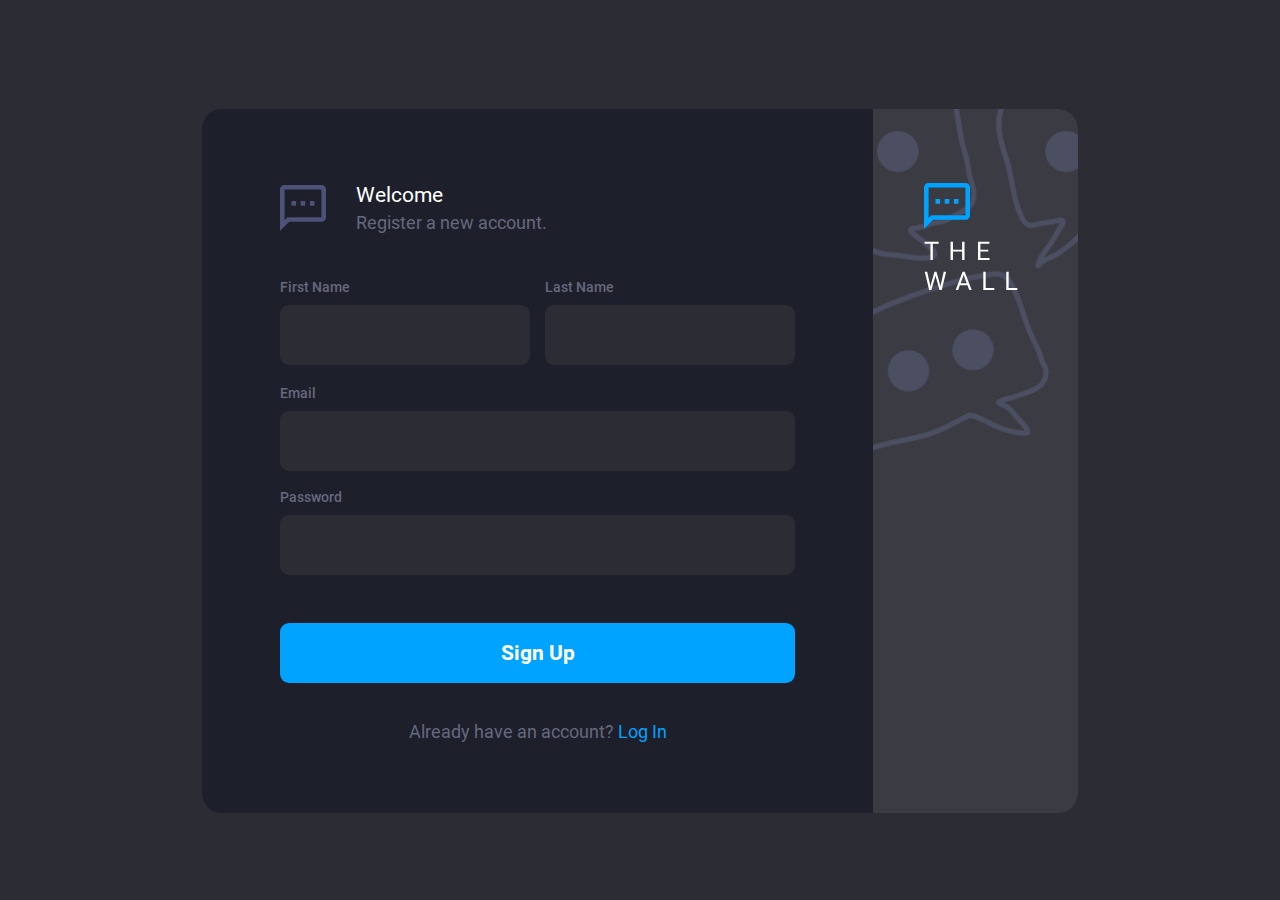
<file: index.html>
<!DOCTYPE html>
<html lang="en">
<head>
    <meta charset="UTF-8">
    <meta http-equiv="X-UA-Compatible" content="IE=edge">
    <meta name="viewport" content="width=device-width, initial-scale=1.0">
    <title>Document</title>
</head>
<body>
    <script>
        document.addEventListener("DOMContentLoaded", () => {
            location.href = "./views/index.html";
        });
    </script>
</body>
</html>
</file>
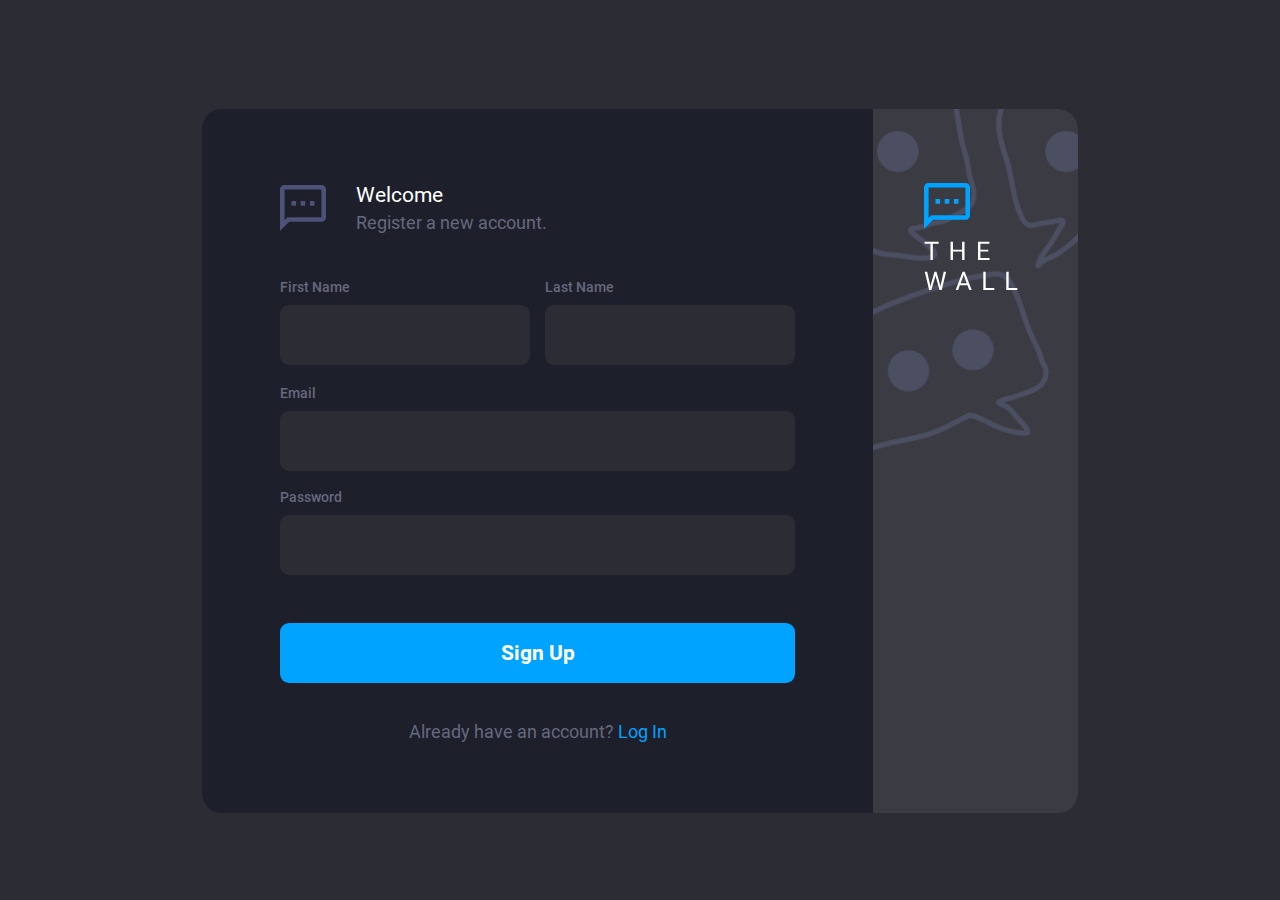
<file: views/index.html>
<!DOCTYPE html>
<html lang="en">
<head>
    <meta charset="UTF-8">
    <meta http-equiv="X-UA-Compatible" content="IE=edge">
    <meta name="viewport" content="width=device-width, initial-scale=1.0">
    <meta name="author" content="Harold Nocos">
    <meta name="description" content="The Wall is a fun place to keep up: with what's going on around places, with your friends and acquaintances, with interesting stories, and thoughts of yourself and the community.">
    <title>The Wall | Access Page</title>
    <link rel="shortcut icon" href="../assets/images/favicon.ico" type="image/x-icon">
    <link rel="stylesheet" href="../assets/css/global.css">
    <link rel="stylesheet" href="../assets/css/index.css">
</head>
<body>
    <div class="container" id="sign_up">
        <div class="form_container">
            <div class="form_header">
                <img src="../assets/images/the_wall_icon.svg" alt="The Wall Icon">
                <h1>Welcome
                    <span>Register a new account.</span>
                </h1>
            </div>
            <form action="../views/timeline.html" id="sign_up_form" class="form" method="post">
                <div class="col_2">
                    <label for="first_name">First Name
                        <input type="text" name="first_name" id="first_name" class="form_input_field">
                    </label>
                    <label for="last_name">Last Name
                        <input type="text" name="last_name" id="last_name" class="form_input_field">
                    </label>
                </div>
                <label for="signup_email" class="row">Email
                    <input type="text" class="form_input_field" id="signup_email" name="signup_email">
                </label>
                <label for="signup_password" class="row">Password
                    <input type="password" class="form_input_field" id="signup_password" name="signup_password">
                </label>
                <button class="form_btn" type="submit">Sign Up</button>
                <p class="access_text">Already have an account? <a id="show_signin" class="select_access_btn" href="#">Log In</a></p>
            </form>
        </div>
        <div class="banner_container">
            <img src="../assets/images/the_wall_big_logo.svg" alt="The Wall Big Logo">
        </div>
    </div>
    <div class="container hidden" id="sign_in">
        <div class="form_container">
            <div class="form_header">
                <img src="../assets/images/the_wall_icon.svg" alt="The Wall Icon">
                <h1>Welcome
                    <span>Log in your account.</span>
                </h1>
            </div>
            <form action="../views/timeline.html" id="sign_in_form" class="form" method="post">
                <label for="email" class="row">Email
                    <input type="text" class="form_input_field" id="email" name="email">
                </label>
                <label for="password" class="row">Password
                    <input type="password" class="form_input_field" id="password" name="password">
                </label>
                <button class="form_btn" type="submit">Sign In</button>
                <p class="access_text">Don't have an account? <a id="show_signup" class="select_access_btn" href="#">Sign Up</a></p>
            </form>
        </div>
        <div class="banner_container">
            <img src="../assets/images/the_wall_big_logo.svg" alt="The Wall Big Logo">
        </div>
    </div>
    <script src="../assets/js/index.js"></script>
</body>
</html>
</file>
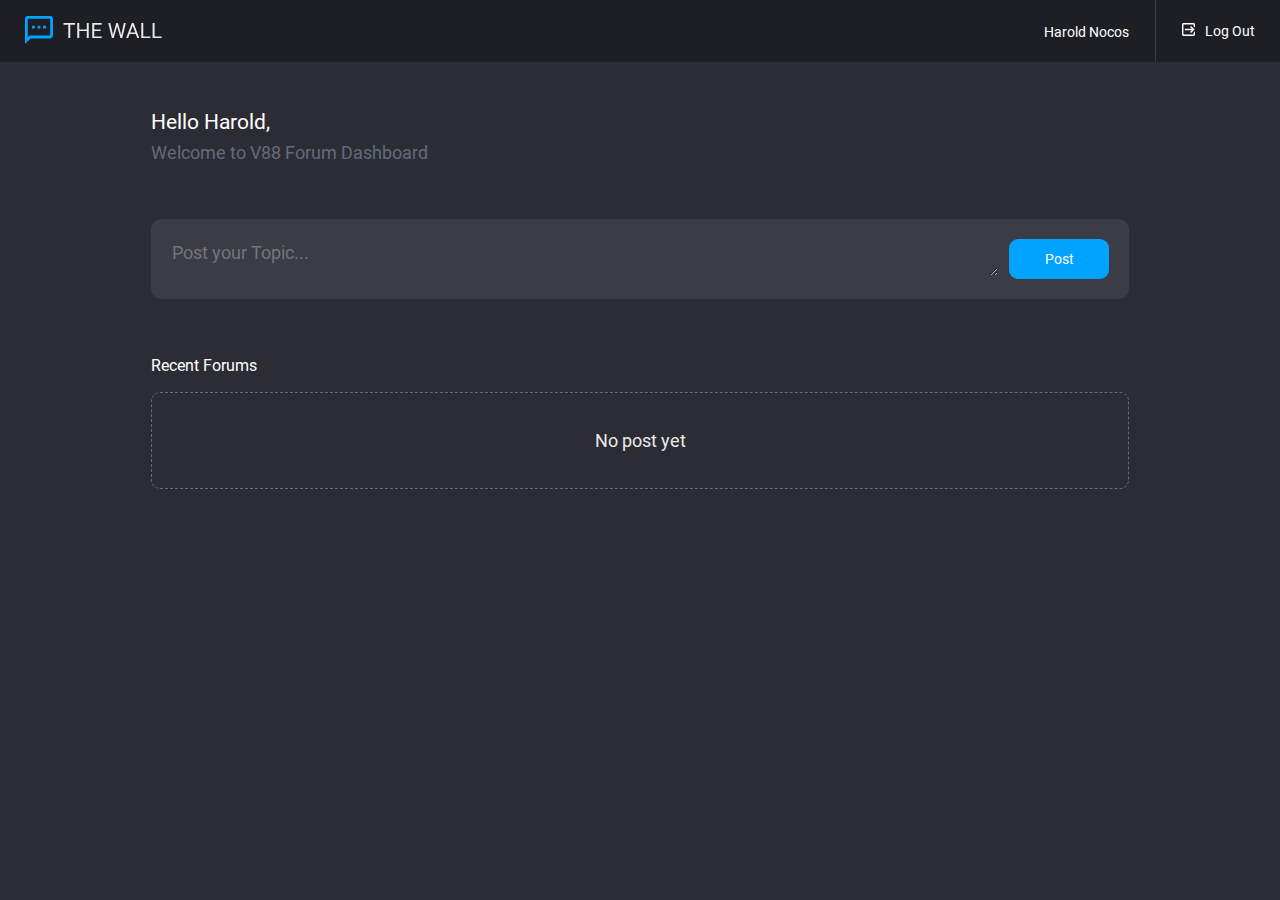
<file: views/timeline.html>
<!DOCTYPE html>
<html lang="en">
<head>
    <meta charset="UTF-8">
    <meta http-equiv="X-UA-Compatible" content="IE=edge">
    <meta name="viewport" content="width=device-width, initial-scale=1.0">
    <meta name="author" content="Harold Nocos">
    <meta name="description" content="The Wall is a fun place to keep up: with what's going on around places, with your friends and acquaintances, with interesting stories, and thoughts of yourself and the community.">
    <title>The Wall | Timeline Page</title>
    <link rel="shortcut icon" href="../assets/images/favicon.ico" type="image/x-icon">
    <link rel="stylesheet" href="../assets/css/global.css">
    <link rel="stylesheet" href="../assets/css/timeline.css">
</head>
<body>
    <nav>
        <a href="index.html" id="the_wall_logo"><img src="../assets/images/the_wall_small_logo.svg" alt="The Wall Logo"></a>
        <span class="flex_space"></span>
        <span id="profile_name">Harold Nocos</span>
        <a href="index.html" id="log_out_btn">Log Out</a>
    </nav>
    <main>
        <div class="greet_container">
            <h1>Hello Harold,
                <span>Welcome to V88 Forum Dashboard</span>
            </h1>
        </div>
        <div class="post_container editor">
            <form action="./timeline.html" id="post_form" method="post">
                <textarea name="post_text_field" id="post_text_field" placeholder="Post your Topic..."></textarea>
                <button type="submit" class="post_btn">Post</button>
            </form>
        </div>
        <p id="title">Recent Forums</p>
        <div id="forum_container">
            <div id="no_post">
                <p>No post yet</p>
            </div>
            <div class="topic_container hidden">
                <div class="topic_block">
                    <p class="topic_text">Lorem ipsum dolor, sit amet consectetur adipisicing elit.</p>
                    <div class="topic_details_action_container details_btn">
                        <div class="topic_details">Harold Nocos (few seconds ago) | 0 Responses</div>
                        <div class="topic_action_btn action_btn">
                            <button type="button" class="edit_topic_btn edit_btn"></button>
                            <div class="delete_btn_container">
                                <button type="button" class="delete_topic_btn delete_btn"></button>
                                <p class="confirm_text">Confirm Delete?
                                    <button type="button" class="confirm_btn no_btn">No</button>
                                    <button type="button" class="confirm_btn topic_yes_btn">Yes</button>
                                </p>
                            </div>
                        </div>
                    </div>
                </div>
                <div class="edit_topic_container editor hidden">
                    <form action="./timeline.html" class="edit_topic_container_form" method="post">
                        <textarea name="edit_topic_container_field" class="edit_topic_container_field"></textarea>
                        <button type="submit">Save</button>
                    </form>
                </div>
                <div class="create_response_container editor">
                    <form action="./timeline.html" class="create_response_form" method="post">
                        <textarea name="create-response_field" class="create_response_field"
                            placeholder="Post your Topic..."></textarea>
                        <button type="submit" class="btn_comment">Comment</button>
                    </form>
                </div>
                <div class="response_container">
                    <div class="response_wrapper hidden">
                        <div class="response_block">
                            <p class="response_text">Lorem ipsum dolor, sit amet consectetur adipisicing elit.</p>
                            <div class="topic_details_action_container details_btn">
                                <p class="response_details">Harold Nocos (few seconds ago)</p>
                                <div class="response_action_btn action_btn">
                                    <button type="button" class="edit_response_btn edit_btn"></button>
                                    <div class="delete_btn_container">
                                        <button type="button" class="delete_response_btn delete_btn"></button>
                                        <p class="confirm_text">Confirm Delete?
                                            <button type="button" class="confirm_btn no_btn">No</button>
                                            <button type="button" class="confirm_btn response_yes_btn">Yes</button>
                                        </p>
                                    </div>
                                </div>
                            </div>
                        </div>
                        <div class="edit_response_container editor hidden">
                            <form action="./timeline.html" class="edit_response_form editor" method="post">
                                <textarea name="edit_response_field" class="edit_response_field" placeholder="Post your Topic..."></textarea>
                                <button type="submit" class="save_response_btn">Save</button>
                            </form>
                        </div>
                    </div>
                </div>
            </div>
            
        </div>
    </main>
    <script src="../assets/js/timeline.js"></script>
</body>
</html>
</file>
<file: assets/css/global.css>
* {
  box-sizing: border-box;
  margin: 0;
  padding: 0;
}
@font-face {
  font-family: 'Roboto-Regular';
  src: url('../fonts/Roboto-Regular.ttf');
}
@font-face {
  font-family: 'Roboto-Italic';
  src: url('../fonts/Roboto-Italic.ttf');
}
@font-face {
  font-family: 'Roboto-Medium';
  src: url('../fonts/Roboto-Medium.ttf');
}
@font-face {
  font-family: 'Roboto-Bold';
  src: url('../fonts/Roboto-Bold.ttf');
}
body {
  background-color: #2C2D34;
}
a {
  transition: all 0.21s ease-in-out;
}
a:hover {
  opacity: 0.8;
}
input:-webkit-autofill,
input:-webkit-autofill:hover,
input:-webkit-autofill:focus {
  -webkit-box-shadow: 0 0 0 40rem #2C2D34 inset;
  -webkit-text-fill-color: #FFF !important;
  border: 1px solid #00A3FF;
  transition: background-color 5000s ease-in-out 0s;
}
</file>
<file: assets/css/index.css>
* {
  box-sizing: border-box;
  margin: 0;
  padding: 0;
}
@font-face {
  font-family: 'Roboto-Regular';
  src: url('../fonts/Roboto-Regular.ttf');
}
@font-face {
  font-family: 'Roboto-Italic';
  src: url('../fonts/Roboto-Italic.ttf');
}
@font-face {
  font-family: 'Roboto-Medium';
  src: url('../fonts/Roboto-Medium.ttf');
}
@font-face {
  font-family: 'Roboto-Bold';
  src: url('../fonts/Roboto-Bold.ttf');
}
body {
  background-color: #2C2D34;
}
a {
  transition: all 0.21s ease-in-out;
}
a:hover {
  opacity: 0.8;
}
input:-webkit-autofill,
input:-webkit-autofill:hover,
input:-webkit-autofill:focus {
  -webkit-box-shadow: 0 0 0 40rem #2C2D34 inset;
  -webkit-text-fill-color: #FFF !important;
  border: 1px solid #00A3FF;
  transition: background-color 5000s ease-in-out 0s;
}
body {
  min-width: 375px;
  padding: 35px;
}
.container {
  background-color: #1D1F2B;
  border-radius: 20px;
  column-gap: 78px;
  display: flex;
  margin: 74px auto 0;
  max-width: 876px;
  padding: 74px 0 71px 78px;
  position: relative;
}
.container.hidden {
  display: none;
}
.container .form_header {
  display: flex;
  margin-bottom: 46px;
}
.container .form_header img {
  margin-right: 30px;
}
.container .form_header h1 {
  color: #FFF;
  font: 21px/25px 'Roboto-Regular', tahoma, verdana, arial, sans-serif;
}
.container .form_header span {
  color: #65697D;
  display: block;
  font: 18px/21px 'Roboto-Regular', tahoma, verdana, arial, sans-serif;
  margin-top: 4px;
}
.container label {
  color: #65697D;
  font: 14px/16px 'Roboto-Medium', tahoma, verdana, arial, sans-serif;
}
.container .col_2 {
  display: flex;
  gap: 15px;
  margin-bottom: 20px;
}
.container .col_2 label {
  width: 50%;
}
.container .row {
  display: block;
  margin-bottom: 18px;
}
.container .form_input_field {
  background-color: #2C2D34;
  border-radius: 9px;
  border: none;
  color: #FFF;
  display: block;
  font: 16px/16px 'Roboto-Regular', tahoma, verdana, arial, sans-serif;
  height: 60px;
  margin-top: 10px;
  padding: 24px 20px;
  width: 100%;
}
.container .form_input_field:focus,
.container .form_input_field:focus-visible {
  border: 1px solid #00A3FF !important;
  outline: none;
}
.container .form_input_field.input_error {
  border: 1px solid #EB5757;
}
.container .form_btn {
  background-color: #00A3FF;
  border-radius: 9px;
  border: none;
  color: #FFF;
  cursor: pointer;
  font: 21px/25px 'Roboto-Bold', tahoma, verdana, arial, sans-serif;
  height: 60px;
  margin: 30px 0 38px;
  outline: none;
  transition: all 0.21s ease-in-out;
  width: 100%;
}
.container .form_btn:hover {
  opacity: 0.8;
}
.container .access_text {
  color: #65697D;
  font: 18px/21px 'Roboto-Regular', tahoma, verdana, arial, sans-serif;
  text-align: center;
}
.container .access_text a {
  color: #00A3FF;
  text-decoration: none;
}
.container .form_container {
  width: calc(100% - 283px);
}
.container .banner_container {
  background: url("../images/the_wall_banner.png") no-repeat;
  background-color: #3B3C43;
  background-size: cover;
  border-radius: 0 20px 20px 0;
  height: 100%;
  position: absolute;
  right: 0;
  top: 0;
  width: 205px;
}
.container .banner_container img {
  margin: 74px 0 0 51px;
}
@media only screen and (max-width: 768px) {
  .container {
    padding-right: 78px;
  }
  .container .col_2 {
    display: block;
  }
  .container .col_2 #first_name {
    margin-bottom: 12px;
  }
  .container .form_container {
    width: 100%;
  }
  .container .banner_container {
    display: none;
  }
}
@media only screen and (max-width: 640px) {
  body {
    padding: 26px;
  }
  .container {
    display: block;
    margin-top: 0;
    padding: 26px;
  }
  .container .access_text a {
    display: block;
  }
}
</file>
<file: assets/css/timeline.css>
* {
  box-sizing: border-box;
  margin: 0;
  padding: 0;
}
@font-face {
  font-family: 'Roboto-Regular';
  src: url('../fonts/Roboto-Regular.ttf');
}
@font-face {
  font-family: 'Roboto-Italic';
  src: url('../fonts/Roboto-Italic.ttf');
}
@font-face {
  font-family: 'Roboto-Medium';
  src: url('../fonts/Roboto-Medium.ttf');
}
@font-face {
  font-family: 'Roboto-Bold';
  src: url('../fonts/Roboto-Bold.ttf');
}
body {
  background-color: #2C2D34;
}
a {
  transition: all 0.21s ease-in-out;
}
a:hover {
  opacity: 0.8;
}
input:-webkit-autofill,
input:-webkit-autofill:hover,
input:-webkit-autofill:focus {
  -webkit-box-shadow: 0 0 0 40rem #2C2D34 inset;
  -webkit-text-fill-color: #FFF !important;
  border: 1px solid #00A3FF;
  transition: background-color 5000s ease-in-out 0s;
}
body {
  min-width: 375px;
}
nav {
  align-items: center;
  background-color: #1E1F25;
  color: #FFF;
  display: flex;
  font: 14px/16px 'Roboto-Regular', tahoma, verdana, arial, sans-serif;
  height: 62px;
  justify-content: space-between;
  padding: 0 25px;
}
nav .flex_space {
  flex: 1;
}
nav #profile_name {
  border-right: 1px solid #3A3C46;
  height: 100%;
  padding: 24px 26px;
}
nav #log_out_btn {
  color: #FFF;
  padding-left: 26px;
  text-decoration: none;
}
nav #log_out_btn::before {
  background: url("../images/the_wall_sprite_icon.svg") no-repeat -84px 0;
  content: "";
  display: inline-block;
  height: 13px;
  margin-right: 10px;
  vertical-align: top;
  width: 13px;
}
main {
  max-width: 978px;
  margin: 48px auto 0;
}
main .greet_container {
  margin-bottom: 56px;
}
main .greet_container h1 {
  color: #FFF;
  font: 21px/25px 'Roboto-Regular', tahoma, verdana, arial, sans-serif;
}
main .greet_container h1 span {
  color: #65697D;
  display: block;
  font: 18px/21px 'Roboto-Regular', tahoma, verdana, arial, sans-serif;
  margin-top: 7px;
}
main .post_container #post_form {
  margin-bottom: 57px;
}
main .editor {
  background-color: #3A3C46;
  border-radius: 10px;
}
main .editor form {
  align-items: center;
  border-radius: 10px;
  border: 1px solid transparent;
  display: flex;
  gap: 10px;
  justify-content: space-between;
  margin-bottom: 60px;
  min-height: 80px;
  padding: 0 19px;
}
main .editor form.active {
  border: 1px solid #00A3FF;
}
main .editor form.input_error {
  border: 1px solid #EB5757;
}
main .editor form textarea {
  background-color: #3A3C46;
  border: 1px solid transparent;
  color: #FFF;
  font: 18px/25px 'Roboto-Regular', tahoma, verdana, arial, sans-serif;
  height: 38px;
  margin: 9px 0 11px;
  max-height: 500px;
  min-height: 38px;
  outline: none;
  padding-right: 20px;
  position: relative;
  resize: vertical;
  width: 100%;
}
main .editor form button {
  background-color: #00A3FF;
  border-radius: 9px;
  border: none;
  color: #FFF;
  cursor: pointer;
  font: 14px/40px 'Roboto-Regular', tahoma, verdana, arial, sans-serif;
  min-width: 100px;
  transition: all 0.21s ease-in-out;
}
main .editor form button:hover {
  background-color: #0B54C1;
}
main .edit_topic_container.editor form {
  margin-bottom: 30px;
}
main #title {
  color: #FFF;
  font: 16px/19px 'Roboto-Regular', tahoma, verdana, arial, sans-serif;
  margin-bottom: 17px;
}
main #no_post {
  border-radius: 9px;
  background-color: transparent;
  border: 1px dashed #6D6E75;
  font: 18px/19px 'Roboto-Regular', tahoma, verdana, arial, sans-serif;
  color: #EAEAEB;
  text-align: center;
  padding: 38px 0;
}
main #forum_container .topic_container {
  background-color: #1E1F25;
  border-radius: 10px;
  margin-bottom: 30px;
  padding: 24px 30px 30px;
  position: relative;
}
main #forum_container .topic_container .topic_block .delete_container {
  align-items: center;
  display: flex;
}
main #forum_container .topic_container .topic_block .delete_container.active .delete_topic_btn {
  pointer-events: none;
}
main #forum_container .topic_container .topic_block .delete_container.active .confirm_text {
  display: flex;
}
main #forum_container .topic_container .topic_block .delete_container .confirm_text {
  display: none;
}
main #forum_container .topic_container .topic_text {
  color: #FFF;
  font: 16px/25px 'Roboto-Italic', tahoma, verdana, arial, sans-serif;
  margin-bottom: 5px;
  overflow: hidden;
  text-overflow: ellipsis;
  width: calc(100% - 102px);
}
main #forum_container .topic_container .topic_block .details_btn,
main #forum_container .topic_container .response_block .details_btn {
  align-items: center;
  display: flex;
  justify-content: space-between;
  margin-bottom: 25px;
}
main #forum_container .topic_container .topic_block .details_btn .topic_details,
main #forum_container .topic_container .response_block .details_btn .topic_details,
main #forum_container .topic_container .topic_block .details_btn .response_details,
main #forum_container .topic_container .response_block .details_btn .response_details {
  align-items: center;
  color: #9595E9;
  display: flex;
  font: 14px/16px 'Roboto-Regular', tahoma, verdana, arial, sans-serif;
  justify-content: space-between;
}
main #forum_container .topic_container .topic_block:hover .action_btn,
main #forum_container .topic_container .response_block:hover .action_btn {
  opacity: 1;
  pointer-events: all;
  transition: all 0.21s ease-in-out;
}
main #forum_container .topic_container .topic_block .action_btn,
main #forum_container .topic_container .response_block .action_btn {
  align-items: center;
  display: flex;
  gap: 6px;
  opacity: 0;
  pointer-events: none;
}
main #forum_container .topic_container .topic_block .action_btn .edit_btn,
main #forum_container .topic_container .response_block .action_btn .edit_btn {
  background-color: #32333C;
  border-radius: 4px;
  border: 1px solid #606066;
  cursor: pointer;
  height: 29px;
  transition: all 0.21s ease-in-out;
  width: 29px;
}
main #forum_container .topic_container .topic_block .action_btn .edit_btn::after,
main #forum_container .topic_container .response_block .action_btn .edit_btn::after {
  background-position: 0 0;
  background: url("../images/the_wall_sprite_icon.svg") no-repeat;
  content: "";
  display: inline-block;
  height: 12px;
  width: 12px;
}
main #forum_container .topic_container .topic_block .action_btn .edit_btn:hover,
main #forum_container .topic_container .response_block .action_btn .edit_btn:hover {
  background-color: #FFF;
  border: 1px solid #FFF;
}
main #forum_container .topic_container .topic_block .action_btn .delete_btn_container,
main #forum_container .topic_container .response_block .action_btn .delete_btn_container {
  align-items: center;
  background-color: #32333C;
  border-radius: 4px;
  border: 1px solid #606066;
  display: flex;
}
main #forum_container .topic_container .topic_block .action_btn .delete_btn_container .delete_btn,
main #forum_container .topic_container .response_block .action_btn .delete_btn_container .delete_btn {
  background-color: #32333C;
  border-radius: 4px;
  border: none;
  cursor: pointer;
  height: 27px;
  outline: none;
  transition: all 0.21s ease-in-out;
  width: 28px;
}
main #forum_container .topic_container .topic_block .action_btn .delete_btn_container .delete_btn::after,
main #forum_container .topic_container .response_block .action_btn .delete_btn_container .delete_btn::after {
  background: url("../images/the_wall_sprite_icon.svg") no-repeat -21px 0;
  content: "";
  display: inline-block;
  height: 12px;
  width: 12px;
}
main #forum_container .topic_container .topic_block .action_btn .delete_btn_container .delete_btn:hover,
main #forum_container .topic_container .response_block .action_btn .delete_btn_container .delete_btn:hover {
  background-color: #FFF;
  border: 1px solid #FFF;
}
main #forum_container .topic_container .topic_block .action_btn .delete_btn_container .confirm_text,
main #forum_container .topic_container .response_block .action_btn .delete_btn_container .confirm_text {
  color: #FFF;
  display: none;
  font: 10px/12px 'Roboto-Medium', tahoma, verdana, arial, sans-serif;
  gap: 8px;
  margin: 0 8px;
}
main #forum_container .topic_container .topic_block .action_btn .delete_btn_container .confirm_text .confirm_btn,
main #forum_container .topic_container .response_block .action_btn .delete_btn_container .confirm_text .confirm_btn {
  background-color: transparent;
  border: none;
  cursor: pointer;
  font: 10px/12px 'Roboto-Medium', tahoma, verdana, arial, sans-serif;
  transition: all 0.21s ease-in-out;
}
main #forum_container .topic_container .topic_block .action_btn .delete_btn_container .confirm_text .confirm_btn:hover,
main #forum_container .topic_container .response_block .action_btn .delete_btn_container .confirm_text .confirm_btn:hover {
  opacity: 0.8;
}
main #forum_container .topic_container .topic_block .action_btn .delete_btn_container .confirm_text .no_btn,
main #forum_container .topic_container .response_block .action_btn .delete_btn_container .confirm_text .no_btn {
  color: #65697D;
}
main #forum_container .topic_container .topic_block .action_btn .delete_btn_container .confirm_text .topic_yes_btn,
main #forum_container .topic_container .response_block .action_btn .delete_btn_container .confirm_text .topic_yes_btn,
main #forum_container .topic_container .topic_block .action_btn .delete_btn_container .confirm_text .response_yes_btn,
main #forum_container .topic_container .response_block .action_btn .delete_btn_container .confirm_text .response_yes_btn {
  color: #A3A3FF;
}
main #forum_container .topic_container .topic_block .action_btn .delete_btn_container.active .delete_btn,
main #forum_container .topic_container .response_block .action_btn .delete_btn_container.active .delete_btn {
  border-radius: 0;
  border-right: 1px solid #606066;
  pointer-events: none;
}
main #forum_container .topic_container .topic_block .action_btn .delete_btn_container.active .confirm_text,
main #forum_container .topic_container .response_block .action_btn .delete_btn_container.active .confirm_text {
  display: flex !important;
}
main #forum_container .topic_container .topic_block .response_text,
main #forum_container .topic_container .response_block .response_text {
  color: #888A95;
  font: 16px/25px 'Roboto-Italic', tahoma, verdana, arial, sans-serif;
  margin-bottom: 5px;
  overflow: hidden;
  text-overflow: ellipsis;
  width: calc(100% - 102px);
}
main #forum_container .topic_container .response_wrapper .response_block {
  margin-top: 30px;
}
main #forum_container .topic_container .response_wrapper .response_block .delete_container {
  display: flex;
  align-items: center;
}
main #forum_container .topic_container .response_wrapper .response_block .delete_container.active .delete_response_btn {
  pointer-events: none;
}
main #forum_container .topic_container .response_wrapper .response_block .delete_container.active .confirm_text {
  display: flex;
}
main #forum_container .topic_container .response_wrapper .response_block .delete_container .confirm_text {
  display: none;
}
main #forum_container .topic_container .edit_response_container .edit_response_form {
  margin-bottom: 0;
}
main #forum_container .topic_container .create_response-container .create_response_form {
  margin-bottom: 0;
}
.hidden {
  display: none !important;
}
body::-webkit-scrollbar,
textarea::-webkit-scrollbar {
  width: 8px;
}
body::-webkit-scrollbar-thumb,
textarea::-webkit-scrollbar-thumb {
  background-color: #9496A1;
  border-radius: 8px;
  width: 16px;
}
@media only screen and (max-width: 1024px) {
  main {
    margin: 48px 26px;
  }
}
@media only screen and (max-width: 768px) {
  #profile_name {
    display: none;
  }
  #log_out_btn {
    border-left: 1px solid #3A3C46;
    color: transparent !important;
    height: 62px;
    padding: 26px 15px 0 26px;
    width: 35px;
  }
}
@media only screen and (max-width: 375px) {
  main .editor form {
    align-items: flex-end;
    flex-direction: column;
    min-height: 174px;
    padding: 0 18px 20px;
  }
  main .editor form text-area {
    min-height: 88px;
  }
}
</file>
